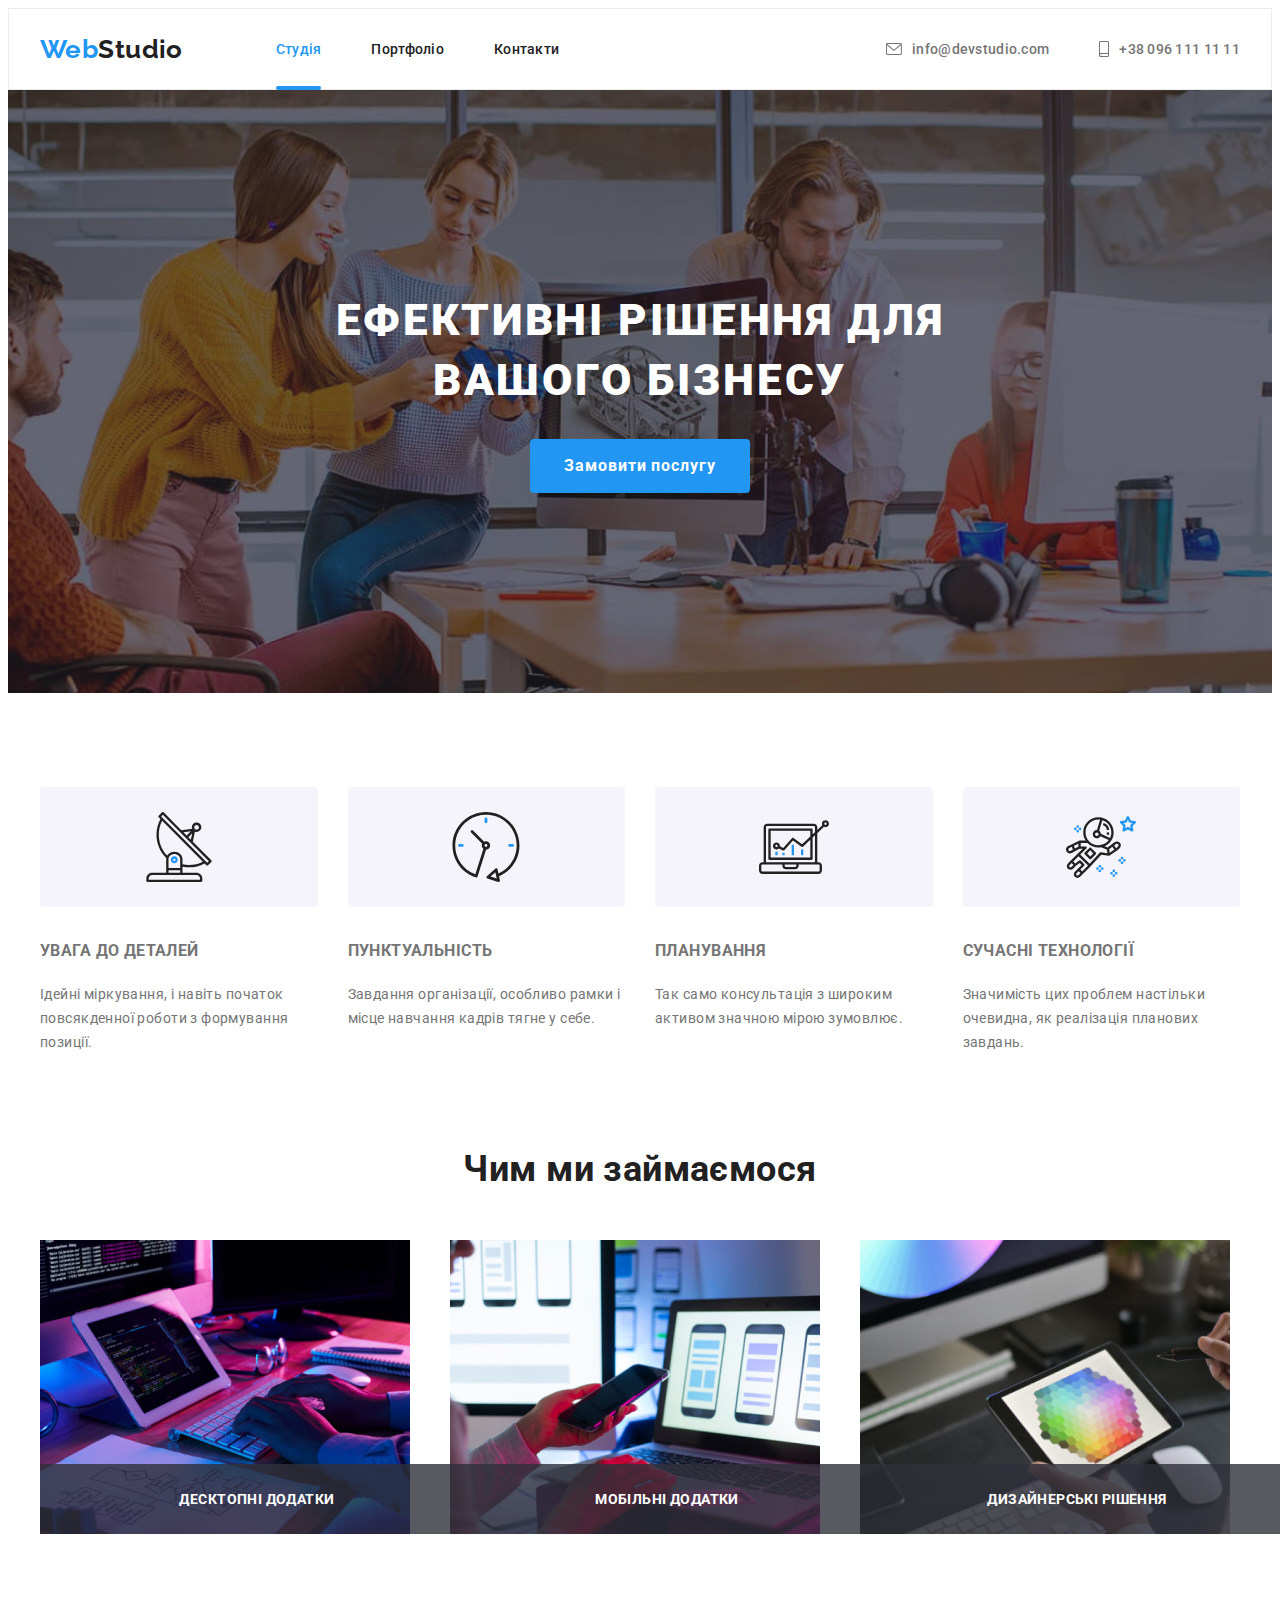
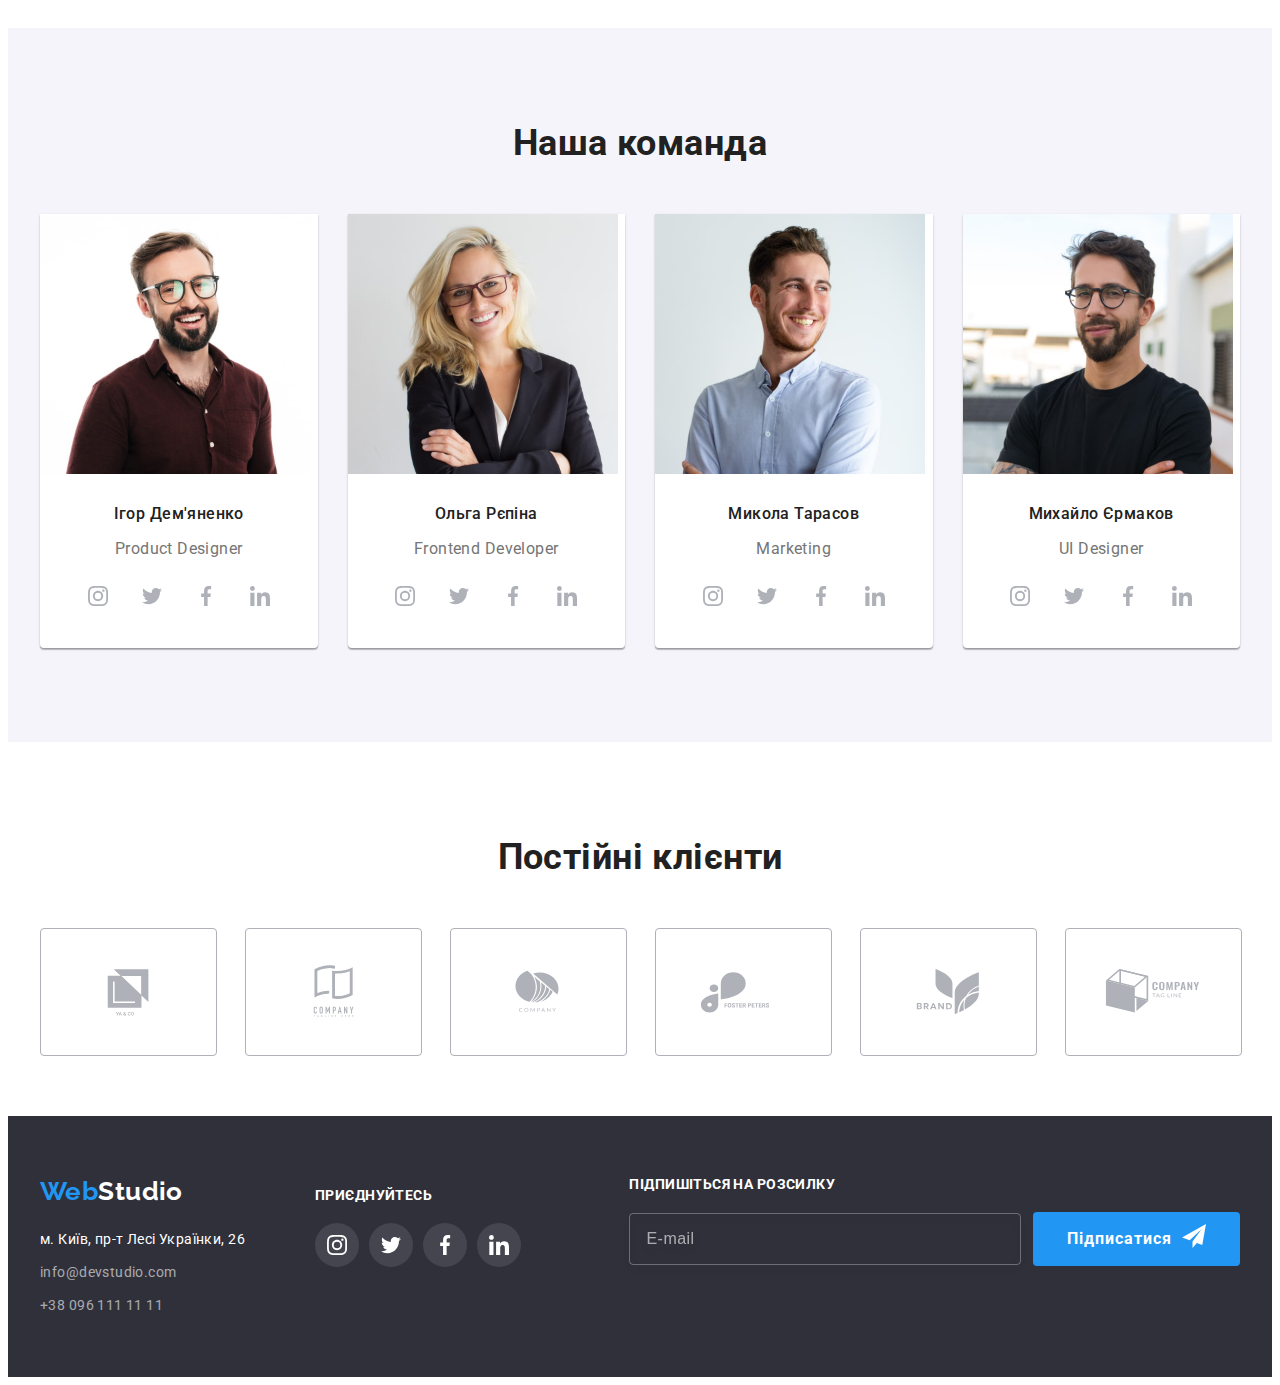
<file: index.html>
<!DOCTYPE html>
<html lang="uk">
<head>
    <meta charset="UTF-8">
    <meta http-equiv="X-UA-Compatible" content="IE=edge">
    <meta name="viewport" content="width=device-width, initial-scale=1.0">
    <link rel="preconnect" href="https://fonts.googleapis.com">
    <link rel="preconnect" href="https://fonts.gstatic.com" crossorigin>
    <link href="https://fonts.googleapis.com/css2?family=Raleway:wght@700&family=Roboto:wght@400;500;700;900&display=swap" rel="stylesheet">
    <title>Головна</title>
    <link
        rel="stylesheet"
        href="https://cdnjs.cloudflare.com/ajax/libs/modern-normalize/1.1.0/modern-normalize.min.css"
        integrity="sha512-wpPYUAdjBVSE4KJnH1VR1HeZfpl1ub8YT/NKx4PuQ5NmX2tKuGu6U/JRp5y+Y8XG2tV+wKQpNHVUX03MfMFn9Q=="
        crossorigin="anonymous"
        referrerpolicy="no-referrer"
    />
    
    <link rel="stylesheet" href="./css/main.min.css">
    
</head>
<body class="body">
    <header class="header">
        <div class="container header-band">
            <div class="header-logo">
                <a href="./index.html" lang="en" class="logo__link">Web<span class="logo__header">Studio</span>
                </a>
            </div>
            
            <nav class="navigation">
                <ul class="menu">
                    <li class="menu__item"><a href="./index.html" class="menu__link menu__link--this">Студія</a></li>
                    <li class="menu__item"><a href="./portfolio.html" class="menu__link">Портфоліо</a></li>
                    <li class="menu__item"><a href="" class="menu__link">Контакти</a></li>
                </ul> 
            </nav>
            <ul class="contact-header">
                <li class="contact-header__item"><a href="mailto:info@devstudio.com" class="contact-header__link"><svg class="contact-header__icon" width="16px" height="12px">
                    <use href="./image/symbol-defs.svg#icon-envelope"></use>
                    </svg>info@devstudio.com</a></li>
                <li class="contact-header__item"><a href="tel:+380961111111" class="contact-header__link"><svg class="contact-header__icon" width="10px" height="16px">
                    <use href="./image/symbol-defs.svg#icon-smartphone"></use>
                    </svg>+38 096 111 11 11</a></li>
            </ul>
        </div>
    </header>
    <main>
        <section class="hero">
            <div class="overlay">
                <div class="container">
                    <h1 class="hero__title">Ефективні рішення для <br> вашого бізнесу</h1>
                    <button type="button" class="hero__button btn" data-modal-open>Замовити послугу</button>
                </div>
            </div>
            
        </section>
        <section class="section benefits">
            <div class="container">
                <h2 class="visually-hidden">Переваги</h2>
                <ul class="benefits-gallery">
                    <li class="benefits-gallery__item antenna"><h3 class="benefits-uptitle__title">УВАГА ДО ДЕТАЛЕЙ</h3> <p>Ідейні міркування, і навіть початок повсякденної роботи з формування позиції.</p></li>
                    <li class="benefits-gallery__item clock"><h3 class="benefits-uptitle__title">ПУНКТУАЛЬНІСТЬ</h3> <p>Завдання організації, особливо рамки і місце навчання кадрів тягне у себе.</p></li>
                    <li class="benefits-gallery__item diagram"><h3 class="benefits-uptitle__title">ПЛАНУВАННЯ</h3> <p>Так само консультація з широким активом значною мірою зумовлює.</p></li>
                    <li class="benefits-gallery__item astronaut"><h3 class="benefits-uptitle__title">СУЧАСНІ ТЕХНОЛОГІЇ</h3> <p>Значимість цих проблем настільки очевидна, як реалізація планових завдань.</p></li>
                </ul> 
            </div>
        
        </section>
        <section class="section work">
            <div class="container">
                <h2 class="title">Чим ми займаємося</h2>
                <ul class="work-gallery">
                    <li class="work-gallery__item"><img src="./image/komputer.jpg" alt="працює на комп'ютері" width="370"><h3 class="work-gallery__text">Десктопні додатки</h3></li>
                    <li class="work-gallery__item"><img src="./image/laptop.jpg" alt="працює на ноутбуці" width="370"><h3 class="work-gallery__text">Мобільні додатки</h3></li>
                    <li class="work-gallery__item"><img src="./image/tablet.jpg" alt="працює на планшеті" width="370"><h3 class="work-gallery__text">Дизайнерські рішення</h3></li>
                </ul>
            </div>
            
        </section>
        <section class="section team">
            <div class="container">
                <h2 class="title">Наша команда</h2>
                <ul class="team-gallery">
                    <li class="team-gallery__card"><img src="./image/team-card-1.jpg" alt="Ігор Дем'яненко" width="270"><div class="team-gallery__uptitle"><h3 class="team-gallery__name">Ігор Дем'яненко</h3><p class="team-gallery__category">Product Designer</p>
                        <ul class="team-network">
                            <li class="team-network__item">
                                <a class="team-network__link" href="https://www.instagram.com">
                                <svg class="team-network__icon" width="20px" height="20px">
                                <use href="./image/symbol-defs.svg#icon-instagram"></use>
                                </svg>
                            </a></li>
                            <li class="team-network__item">
                                <a class="team-network__link" href="https://twitter.com">
                                <svg class="team-network__icon" width="20px" height="20px">
                                <use href="./image/symbol-defs.svg#icon-twitter"></use>
                                </svg>
                            </a></li>
                            <li class="team-network__item">
                                <a class="team-network__link" href="https://www.facebook.com">
                                <svg class="team-network__icon" width="20px" height="20px">
                                <use href="./image/symbol-defs.svg#icon-facebook"></use>
                                </svg>
                            </a></li>
                            <li class="team-network__item">
                                <a class="team-network__link" href="https://www.linkedin.com">
                                <svg class="team-network__icon" width="20px" height="20px">
                                <use href="./image/symbol-defs.svg#icon-linkedin"></use>
                                </svg>
                            </a></li>    
                        </ul></div></li>
                    <li class="team-gallery__card"><img src="./image/team-card-2.jpg" alt="Ольга Рєпіна" width="270"><div class="team-gallery__uptitle"><h3 class="team-gallery__name">Ольга Рєпіна</h3><p class="team-gallery__category">Frontend Developer</p>
                        <ul class="team-network">
                            <li class="team-network__item">
                                <a class="team-network__link" href="https://www.instagram.com">
                                <svg class="team-network__icon" width="20px" height="20px">
                                <use href="./image/symbol-defs.svg#icon-instagram"></use>
                                </svg>
                            </a></li>
                            <li class="team-network__item">
                                <a class="team-network__link" href="https://twitter.com">
                                <svg class="team-network__icon" width="20px" height="20px">
                                <use href="./image/symbol-defs.svg#icon-twitter"></use>
                                </svg>
                            </a></li>
                            <li class="team-network__item">
                                <a class="team-network__link" href="https://www.facebook.com">
                                <svg class="team-network__icon" width="20px" height="20px">
                                <use href="./image/symbol-defs.svg#icon-facebook"></use>
                                </svg>
                            </a></li>
                            <li class="team-network__item">
                                <a class="team-network__link" href="https://www.linkedin.com">
                                <svg class="team-network__icon" width="20px" height="20px">
                                <use href="./image/symbol-defs.svg#icon-linkedin"></use>
                                </svg>
                            </a></li>    
                        </ul></div></li>
                    <li class="team-gallery__card"><img src="./image/team-card-3.jpg" alt="Микола Тарасов" width="270"><div class="team-gallery__uptitle"><h3 class="team-gallery__name">Микола Тарасов</h3><p class="team-gallery__category">Marketing</p>
                        <ul class="team-network">
                            <li class="team-network__item">
                                <a class="team-network__link" href="https://www.instagram.com">
                                <svg class="team-network__icon" width="20px" height="20px">
                                <use href="./image/symbol-defs.svg#icon-instagram"></use>
                                </svg>
                            </a></li>
                            <li class="team-network__item">
                                <a class="team-network__link" href="https://twitter.com">
                                <svg class="team-network__icon" width="20px" height="20px">
                                <use href="./image/symbol-defs.svg#icon-twitter"></use>
                                </svg>
                            </a></li>
                            <li class="team-network__item">
                                <a class="team-network__link" href="https://www.facebook.com">
                                <svg class="team-network__icon" width="20px" height="20px">
                                <use href="./image/symbol-defs.svg#icon-facebook"></use>
                                </svg>
                            </a></li>
                            <li class="team-network__item">
                                <a class="team-network__link" href="https://www.linkedin.com">
                                <svg class="team-network__icon" width="20px" height="20px">
                                <use href="./image/symbol-defs.svg#icon-linkedin"></use>
                                </svg>
                            </a></li>    
                        </ul></div></li>
                    <li class="team-gallery__card"><img src="./image/team-card-4.jpg" alt="Михайло Єрмаков" width="270"><div class="team-gallery__uptitle"><h3 class="team-gallery__name">Михайло Єрмаков</h3><p class="team-gallery__category">UI Designer</p>
                        <ul class="team-network">
                            <li class="team-network__item">
                                <a class="team-network__link" href="https://www.instagram.com">
                                <svg class="team-network__icon" width="20px" height="20px">
                                <use href="./image/symbol-defs.svg#icon-instagram"></use>
                                </svg>
                            </a></li>
                            <li class="team-network__item">
                                <a class="team-network__link" href="https://twitter.com">
                                <svg class="team-network__icon" width="20px" height="20px">
                                <use href="./image/symbol-defs.svg#icon-twitter"></use>
                                </svg>
                            </a></li>
                            <li class="team-network__item">
                                <a class="team-network__link" href="https://www.facebook.com">
                                <svg class="team-network__icon" width="20px" height="20px">
                                <use href="./image/symbol-defs.svg#icon-facebook"></use>
                                </svg>
                            </a></li>
                            <li class="team-network__item">
                                <a class="team-network__link" href="https://www.linkedin.com">
                                <svg class="team-network__icon" width="20px" height="20px">
                                <use href="./image/symbol-defs.svg#icon-linkedin"></use>
                                </svg>
                            </a></li>    
                        </ul></div></li>
                </ul>
            </div>
        </section>
        <section class="section clients">
            <div class="container">
                <h2 class="title">Постійні клієнти</h2>
                <ul class="clients-gallery">
                    <li class="clients-gallery__item">
                        <a class="clients-gallery__link" href="#">
                        <svg class="clients-gallery__icon" width="106px" height="60px">
                        <use href="./image/symbol-defs.svg#icon-logo1"></use>
                        </svg>
                    </a></li>
                    <li class="clients-gallery__item">
                        <a class="clients-gallery__link" href="#">
                        <svg class="clients-gallery__icon" width="106px" height="60px">
                        <use href="./image/symbol-defs.svg#icon-logo2"></use>
                        </svg>
                    </a></li>
                    <li class="clients-gallery__item">
                        <a class="clients-gallery__link" href="#">
                        <svg class="clients-gallery__icon" width="106px" height="60px">
                        <use href="./image/symbol-defs.svg#icon-logo3"></use>
                        </svg>
                    </a></li>
                    <li class="clients-gallery__item">
                        <a class="clients-gallery__link" href="#">
                        <svg class="clients-gallery__icon" width="106px" height="60px">
                        <use href="./image/symbol-defs.svg#icon-logo4"></use>
                        </svg>
                    </a></li>
                    <li class="clients-gallery__item">
                        <a class="clients-gallery__link" href="#">
                        <svg class="clients-gallery__icon" width="106px" height="60px">
                        <use href="./image/symbol-defs.svg#icon-logo5"></use>
                        </svg>
                    </a></li>
                    <li class="clients-gallery__item">
                        <a class="clients-gallery__link" href="#">
                        <svg class="clients-gallery__icon" width="106px" height="60px">
                        <use href="./image/symbol-defs.svg#icon-logo6"></use>
                        </svg>
                    </a></li>
                </ul>
            </div>
        </section>
    </main>
    <footer class="footer">
        <div class="container">
            <div class="footer-band">
                <div class="footer-list">
                    <div>
                        <div class="footer-logo">
                            <a href="./index.html" lang="en" class="logo__link">Web<span class="logo__footer">Studio</span></a>
                        </div>
                        <div class="footer-contact">
                            <address class="footer-contact__adress">м. Київ, пр-т Лесі Українки, 26</address>
                            <ul class="footer-contact__list">
                                <li class="footer-contact__item"><a href="mailto:info@devstudio.com" class="footer-contact__link">info@devstudio.com</a></li>
                                <li class="footer-contact__item"><a href="tel:+380961111111" class="footer-contact__link">+38 096 111 11 11</a> </li>
                            </ul> 
                        </div>
                    </div>
                    <div class="footer-network">
                        <p class="footer-title">приєднуйтесь</p>
                        <ul class="footer-network__list">
                            <li class="footer-network__item">
                                <a class="footer-network__link" href="https://www.instagram.com">
                                <svg class="footer-network__icon" width="20px" height="20px">
                                <use href="./image/symbol-defs.svg#icon-instagram"></use>
                                </svg>
                            </a></li>
                            <li class="footer-network__item">
                                <a class="footer-network__link" href="https://twitter.com">
                                <svg class="footer-network__icon" width="20px" height="20px">
                                <use href="./image/symbol-defs.svg#icon-twitter"></use>
                                </svg>
                            </a></li>
                            <li class="footer-network__item">
                                <a class="footer-network__link" href="https://www.facebook.com">
                                <svg class="footer-network__icon" width="20px" height="20px">
                                <use href="./image/symbol-defs.svg#icon-facebook"></use>
                                </svg>
                            </a></li>
                            <li class="footer-network__item">
                                <a class="footer-network__link" href="https://www.linkedin.com">
                                <svg class="footer-network__icon" width="20px" height="20px">
                                <use href="./image/symbol-defs.svg#icon-linkedin"></use>
                                </svg>
                            </a></li>
                        </ul>     
                    </div>                    
            </div>
            <div class="footer-distribution">
                <p class="footer-title">Підпишіться на розсилку</p>
                <form class="mailing">
                    <label for="mailing" class="mailing__label"></label>
                    <div>
                        <input 
                        type="email"
                        name="mailing" 
                        class="mailing__input" 
                        placeholder="E-mail"
                        id="mailing"
                        required>
                    </div>
                    <button type="submit" class="mailing__button btn">
                    Підписатися
                        <svg class="mailing__icon" width="24px" height="24px">
                            <use href="./image/symbol-defs.svg#icon-send"></use>
                        </svg>
                    </button>
                </form>
            </div>
            </div>
        </div>
    </footer>
    <div class="backdrop is-hidden" data-modal>
        <div class="modal">
            <button type="button" class="modal-close" data-modal-close>
                <svg class="modal-icon" width="11px" height="11px">
                    <use href="./image/symbol-defs.svg#icon-close"></use>
                    </svg>
            </button>
            <p class="modal-title">Залиште свої дані, ми вам передзвонимо</p>
            <form class="modal-form">
                <div class="modal-field">
                    <label for="user-name" class="input-label">Ім'я</label>
                    <div class="input-wrap">
                        <input 
                            minlength="4"
                            type="text" 
                            name="user-name" 
                            class="modal-input" 
                            placeholder=""
                            required
                            id="user-name"
                            pattern="^[а-яА-ЯїЇєЄ'a-zA-Z0-9]+$"
                            >
                        <svg class="input-icon" width="18px" height="18px">
                            <use href="./image/symbol-defs.svg#icon-person"></use>
                        </svg>
                    </div>
                </div>                
                <div class="modal-field">
                    <label for="user-phone" class="input-label">Телефон</label>
                    <div class="input-wrap">
                        <input
                            minlength="13"
                            maxlength="13" 
                            type="tel" 
                            name="user-phone" 
                            class="modal-input" 
                            placeholder=""
                            required
                            id="user-phone"
                            title="+380xxxxxxxxxx"
                            pattern="^((8|\+38)[\- ]?)?(\(?\d{3}\)?[\- ]?)?[\d\- ]{7,10}$"
                        >
                        <svg class="input-icon" width="18px" height="18px">
                            <use href="./image/symbol-defs.svg#icon-phone"></use>
                        </svg>
                    </div>
                </div>                
                <div class="modal-field">
                    <label for="user-mail" class="input-label">Пошта</label>
                    <div class="input-wrap">
                        <input 
                            type="email" 
                            name="user-mail" 
                            class="modal-input" 
                            placeholder=""
                            id="user-mail"
                            required
                        >
                        <svg class="input-icon" width="18px" height="18px">
                            <use href="./image/symbol-defs.svg#icon-mail"></use>
                        </svg>
                    </div>
                </div>
                <div class="modal-field">
                    <label for="user-text" class="input-label">Коментар</label>
                    <textarea 
                    name="user-text" 
                    id="user-text"
                    class="modal-comment"
                    placeholder="Введіть текст"
                    ></textarea>
                </div>
                <div class="modal-contract">
                    <input 
                    type="checkbox" 
                    name="policy" 
                    id="policy" 
                    class="modal-check visually-hidden"
                    required
                    >
                    <label for="policy" class="check-text"><span><svg  width="11px" height="11px">
                            <use href="./image/symbol-defs.svg#icon-check"></use>
                        </svg></span> Погоджуюся з розсилкою та приймаю   <a href="#" class="contract">Умови договору</a></label>
                </div>
                <button type="submit" class="send-button btn">Відправити</button>
            </form>
        </div>
    </div>
    <script src="./js/modal.js"></script>
</body>
</html>
</file>
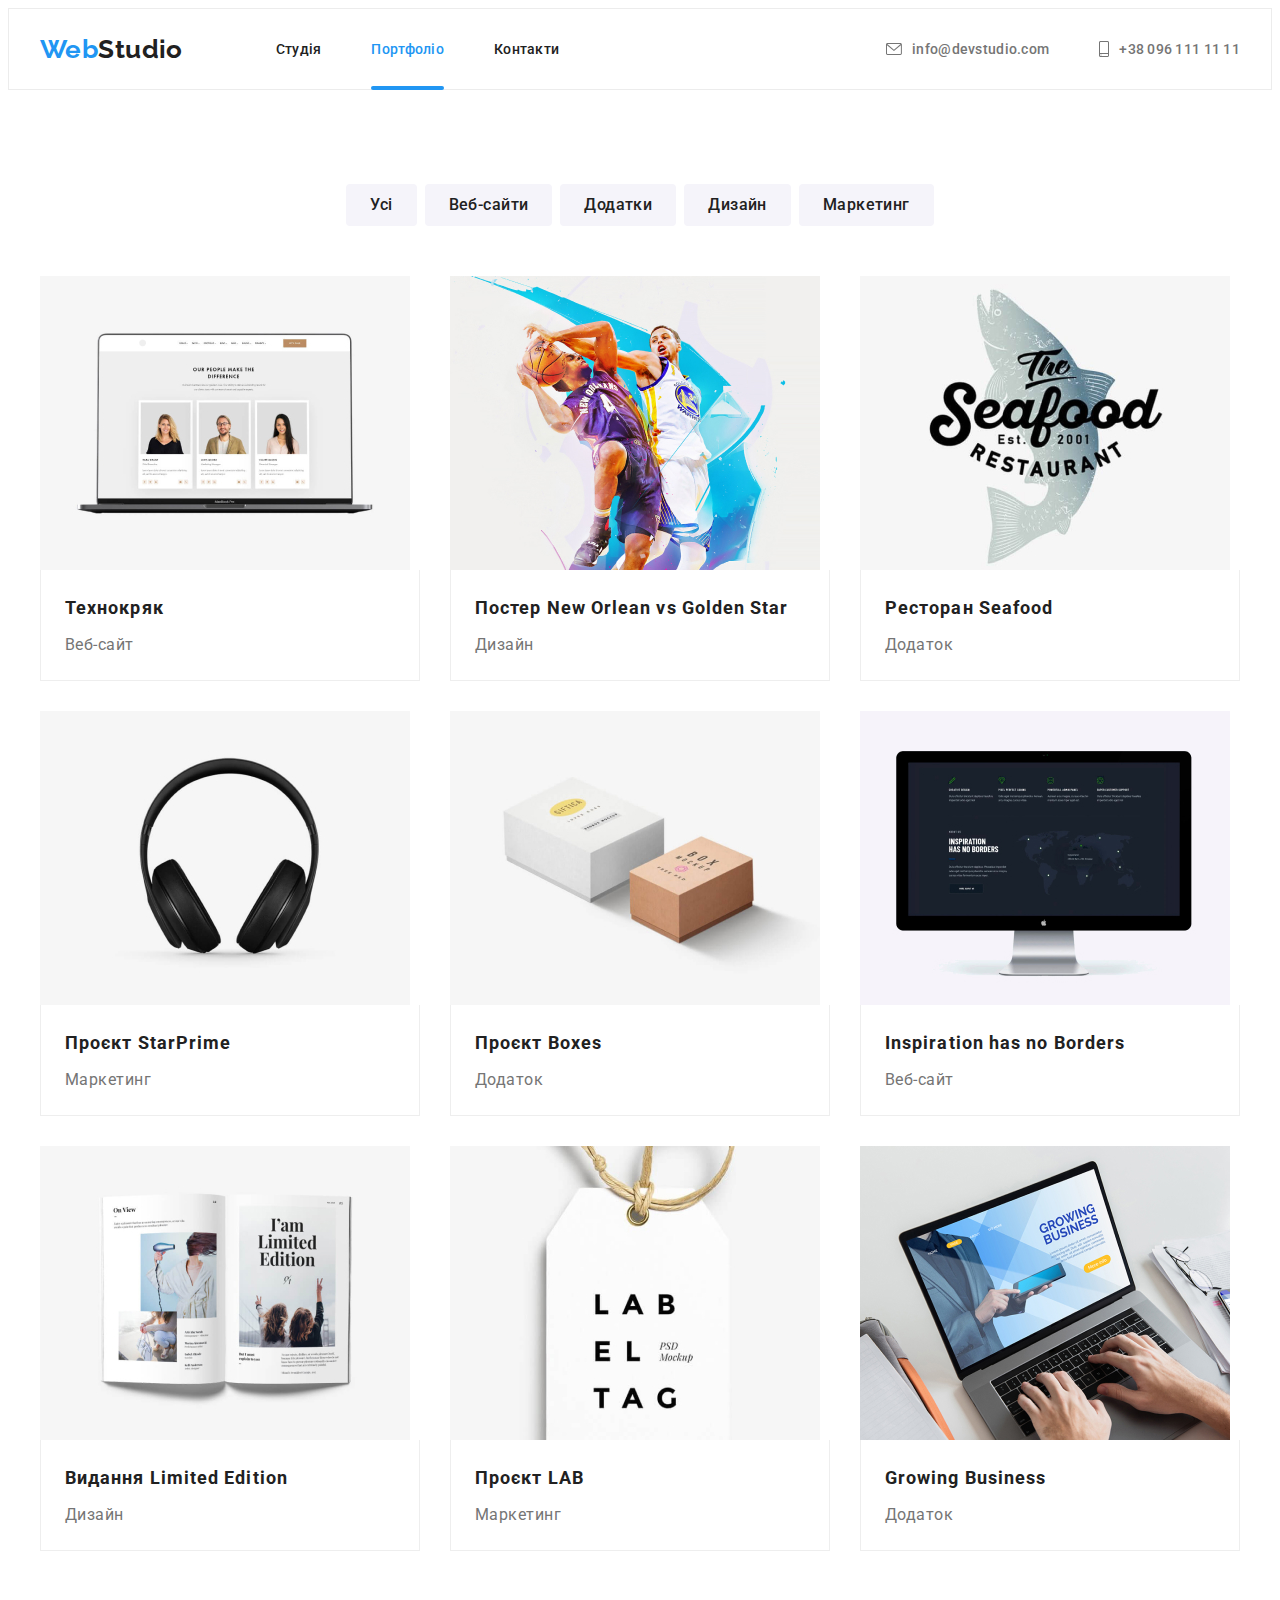
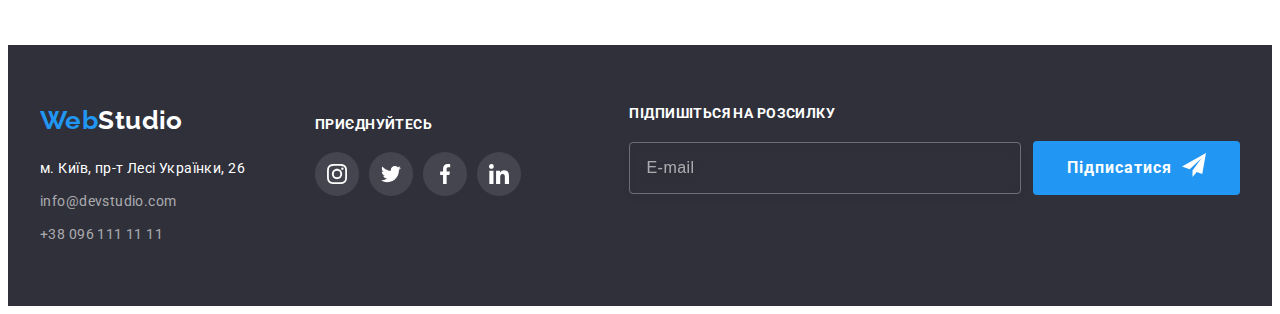
<file: portfolio.html>
<!DOCTYPE html>
<html lang="uk">
    <head>
        <meta charset="UTF-8">
        <meta http-equiv="X-UA-Compatible" content="IE=edge">
        <meta name="viewport" content="width=device-width, initial-scale=1.0">
        <link rel="preconnect" href="https://fonts.googleapis.com">
        <link rel="preconnect" href="https://fonts.gstatic.com" crossorigin>
        <link href="https://fonts.googleapis.com/css2?family=Raleway:wght@700&family=Roboto:wght@400;500;700;900&display=swap" rel="stylesheet">
        <title>Портфоліо</title>
        <link
        rel="stylesheet"
        href="https://cdnjs.cloudflare.com/ajax/libs/modern-normalize/1.1.0/modern-normalize.min.css"
        integrity="sha512-wpPYUAdjBVSE4KJnH1VR1HeZfpl1ub8YT/NKx4PuQ5NmX2tKuGu6U/JRp5y+Y8XG2tV+wKQpNHVUX03MfMFn9Q=="
        crossorigin="anonymous"
        referrerpolicy="no-referrer"
        />
        <link rel="stylesheet" href="./css/main.min.css">
    </head>
    <body class="body">
        <header class="header">
            <div class="container header-band">
                <div class="header-logo">
                    <a href="./index.html" lang="en" class="logo__link">Web<span class="logo__header">Studio</span>
                    </a>
                </div>
                
                <nav class="navigation">
                    <ul class="menu">
                        <li class="menu__item"><a href="./index.html" class="menu__link">Студія</a></li>
                        <li class="menu__item"><a href="./portfolio.html" class="menu__link menu__link--this">Портфоліо</a></li>
                        <li class="menu__item"><a href="" class="menu__link">Контакти</a></li>
                    </ul> 
                </nav>
                <ul class="contact-header">
                    <li class="contact-header__item"><a href="mailto:info@devstudio.com" class="contact-header__link"><svg class="contact-header__icon" width="16px" height="12px">
                        <use href="./image/symbol-defs.svg#icon-envelope"></use>
                        </svg>info@devstudio.com</a></li>
                    <li class="contact-header__item"><a href="tel:+380961111111" class="contact-header__link"><svg class="contact-header__icon" width="10px" height="16px">
                        <use href="./image/symbol-defs.svg#icon-smartphone"></use>
                        </svg>+38 096 111 11 11</a></li>
                </ul>
            </div>
        </header>
    <main>
        <section class="section">
            <div class="container portfolio-container">
                <h1 class="visually-hidden">Портфоліо</h1>
                <ul class="filter">
                    <li class="filter__item"><button type="button" class="filter__button">Усі</button></li>
                    <li class="filter__item"><button type="button" class="filter__button">Веб-сайти</button></li>
                    <li class="filter__item"><button type="button" class="filter__button">Додатки</button></li>
                    <li class="filter__item"><button type="button" class="filter__button">Дизайн</button></li>
                    <li class="filter__item"><button type="button" class="filter__button">Маркетинг</button></li>
                </ul>
                <ul class="project">
                    <li class="project__item">
                    <a class="project__link" href="#">
                        <div class="project__wrap">
                            <img src="./image/img-1.jpg" alt="фотографії людей" width="370"> 
                            <p class="project__text">
                                Lorem ipsum dolor sit amet consectetur adipisicing elit.
                                Mollitia laboriosam tempore doloremque explicabo nemo possimus
                                minima molestiae facilis voluptatem recusandae ad aperiam
                                voluptates ducimus eos quis aspernatur ut, eveniet libero voluptate.
                                Repudiandae cum quia magnam laboriosam quasi sapiente,
                                ipsa illo quaerat culpa sunt sit, enim nemo. Dolor magni neque porro!
                            </p>
                        </div>
                        <div class="project__box">
                            <h2 class="prodject__title">Технокряк</h2>
                            <p class="prodject__category">Веб-сайт</p>
                        </div>
                    </a>
                    </li>
                    <li class="project__item">
                    <a class="project__link" href="#">
                        <div class="project__wrap">
                            <img src="./image/img-2.jpg" alt="грають в баскетбол" width="370">
                            <p class="project__text">
                                Lorem ipsum dolor sit amet consectetur adipisicing elit.
                                Mollitia laboriosam tempore doloremque explicabo nemo possimus
                                minima molestiae facilis voluptatem recusandae ad aperiam
                                voluptates ducimus eos quis aspernatur ut, eveniet libero voluptate.
                                Repudiandae cum quia magnam laboriosam quasi sapiente,
                                ipsa illo quaerat culpa sunt sit, enim nemo. Dolor magni neque porro!
                            </p>
                        </div>
                        <div class="project__box">
                            <h2 class="prodject__title">Постер <span lang="en">New Orlean vs Golden Star</span> </h2>
                            <p class="prodject__category">Дизайн</p>
                        </div>
                    </a></li>
                    <li class="project__item">
                    <a class="project__link" href="#">
                        <div class="project__wrap">
                            <img src="./image/img-3.jpg" alt="рибний ресторан" width="370">
                            <p class="project__text">
                                Lorem ipsum dolor sit amet consectetur adipisicing elit.
                                Mollitia laboriosam tempore doloremque explicabo nemo possimus
                                minima molestiae facilis voluptatem recusandae ad aperiam
                                voluptates ducimus eos quis aspernatur ut, eveniet libero voluptate.
                                Repudiandae cum quia magnam laboriosam quasi sapiente,
                                ipsa illo quaerat culpa sunt sit, enim nemo. Dolor magni neque porro!
                            </p>
                        </div>
                        <div class="project__box">
                            <h2 class="prodject__title">Ресторан <span lang="en">Seafood</span></h2>
                            <p class="prodject__category">Додаток</p>
                        </div>
                    </a>
                    </li>
                    <li class="project__item">
                    <a class="project__link" href="#">
                        <div class="project__wrap">
                            <img src="./image/img-4.jpg" alt="навушники" width="370">
                            <p class="project__text">
                                Lorem ipsum dolor sit amet consectetur adipisicing elit.
                                Mollitia laboriosam tempore doloremque explicabo nemo possimus
                                minima molestiae facilis voluptatem recusandae ad aperiam
                                voluptates ducimus eos quis aspernatur ut, eveniet libero voluptate.
                                Repudiandae cum quia magnam laboriosam quasi sapiente,
                                ipsa illo quaerat culpa sunt sit, enim nemo. Dolor magni neque porro!
                            </p>
                        </div>
                    <div class="project__box">
                        <h2 class="prodject__title">Проєкт <span lang="en">StarPrime</span></h2>
                        <p class="prodject__category">Маркетинг</p>
                    </div>
                    </a>
                    </li>
                    <li class="project__item">
                    <a class="project__link" href="#">
                        <div class="project__wrap">
                            <img src="./image/img-5.jpg" alt="упаковка" width="370">
                            <p class="project__text">
                                Lorem ipsum dolor sit amet consectetur adipisicing elit.
                                Mollitia laboriosam tempore doloremque explicabo nemo possimus
                                minima molestiae facilis voluptatem recusandae ad aperiam
                                voluptates ducimus eos quis aspernatur ut, eveniet libero voluptate.
                                Repudiandae cum quia magnam laboriosam quasi sapiente,
                                ipsa illo quaerat culpa sunt sit, enim nemo. Dolor magni neque porro!
                            </p>
                        </div>
                    <div class="project__box">
                        <h2 class="prodject__title">Проєкт <span lang="en">Boxes</span></h2>
                        <p class="prodject__category">Додаток</p>
                    </div>
                    </a>
                    </li>
                    <li class="project__item">
                    <a class="project__link" href="#">
                        <div class="project__wrap">
                            <img src="./image/img-6.jpg" alt="монітор" width="370">
                            <p class="project__text">
                                Lorem ipsum dolor sit amet consectetur adipisicing elit.
                                Mollitia laboriosam tempore doloremque explicabo nemo possimus
                                minima molestiae facilis voluptatem recusandae ad aperiam
                                voluptates ducimus eos quis aspernatur ut, eveniet libero voluptate.
                                Repudiandae cum quia magnam laboriosam quasi sapiente,
                                ipsa illo quaerat culpa sunt sit, enim nemo. Dolor magni neque porro!
                            </p>
                        </div>
                    <div class="project__box">
                        <h2 lang="en" class="prodject__title">Inspiration has no Borders</h2>
                        <p class="prodject__category">Веб-сайт</p>
                    </div>
                    </a>
                    </li>
                    <li class="project__item">
                    <a class="project__link" href="#">
                        <div class="project__wrap">
                            <img src="./image/img-7.jpg" alt="журнал" width="370">
                            <p class="project__text">
                                Lorem ipsum dolor sit amet consectetur adipisicing elit.
                                Mollitia laboriosam tempore doloremque explicabo nemo possimus
                                minima molestiae facilis voluptatem recusandae ad aperiam
                                voluptates ducimus eos quis aspernatur ut, eveniet libero voluptate.
                                Repudiandae cum quia magnam laboriosam quasi sapiente,
                                ipsa illo quaerat culpa sunt sit, enim nemo. Dolor magni neque porro!
                            </p>
                        </div>
                    <div class="project__box">
                        <h2 class="prodject__title">Видання <span lang="en">Limited Edition</span></h2>
                        <p class="prodject__category">Дизайн</p>
                    </div>
                    </a>
                    </li>
                    <li class="project__item">
                    <a class="project__link" href="#">
                        <div class="project__wrap">
                            <img src="./image/img-8.jpg" alt="ярлик" width="370">
                            <p class="project__text">
                                Lorem ipsum dolor sit amet consectetur adipisicing elit.
                                Mollitia laboriosam tempore doloremque explicabo nemo possimus
                                minima molestiae facilis voluptatem recusandae ad aperiam
                                voluptates ducimus eos quis aspernatur ut, eveniet libero voluptate.
                                Repudiandae cum quia magnam laboriosam quasi sapiente,
                                ipsa illo quaerat culpa sunt sit, enim nemo. Dolor magni neque porro!
                            </p>
                        </div>
                    <div class="project__box">
                        <h2 class="prodject__title">Проєкт <span lang="en">LAB</span></h2>
                        <p class="prodject__category">Маркетинг</p>
                    </div>
                    </a>
                    </li>
                    <li class="project__item">
                    <a class="project__link" href="#">
                        <div class="project__wrap">
                            <img src="./image/img-9.jpg" alt="сторінка на екрані ноутбука" width="370">
                            <p class="project__text">
                                Lorem ipsum dolor sit amet consectetur adipisicing elit.
                                Mollitia laboriosam tempore doloremque explicabo nemo possimus
                                minima molestiae facilis voluptatem recusandae ad aperiam
                                voluptates ducimus eos quis aspernatur ut, eveniet libero voluptate.
                                Repudiandae cum quia magnam laboriosam quasi sapiente,
                                ipsa illo quaerat culpa sunt sit, enim nemo. Dolor magni neque porro!
                            </p>
                        </div>
                    <div class="project__box">
                        <h2 lang="en" class="prodject__title">Growing Business</h2>
                        <p class="prodject__category">Додаток</p>
                    </div>
                    </a>
                    </li>
                </ul>
            </div>
        </section>        
    </main>
    <footer class="footer">
        <div class="container">
            <div class="footer-band">
                <div class="footer-list">
                    <div>
                        <div class="footer-logo">
                            <a href="./index.html" lang="en" class="logo__link">Web<span class="logo__footer">Studio</span></a>
                        </div>
                        <div class="footer-contact">
                            <address class="footer-contact__adress">м. Київ, пр-т Лесі Українки, 26</address>
                            <ul class="footer-contact__list">
                                <li class="footer-contact__item"><a href="mailto:info@devstudio.com" class="footer-contact__link">info@devstudio.com</a></li>
                                <li class="footer-contact__item"><a href="tel:+380961111111" class="footer-contact__link">+38 096 111 11 11</a> </li>
                            </ul> 
                        </div>
                    </div>
                    <div class="footer-network">
                        <p class="footer-title">приєднуйтесь</p>
                        <ul class="footer-network__list">
                            <li class="footer-network__item">
                                <a class="footer-network__link" href="https://www.instagram.com">
                                <svg class="footer-network__icon" width="20px" height="20px">
                                <use href="./image/symbol-defs.svg#icon-instagram"></use>
                                </svg>
                            </a></li>
                            <li class="footer-network__item">
                                <a class="footer-network__link" href="https://twitter.com">
                                <svg class="footer-network__icon" width="20px" height="20px">
                                <use href="./image/symbol-defs.svg#icon-twitter"></use>
                                </svg>
                            </a></li>
                            <li class="footer-network__item">
                                <a class="footer-network__link" href="https://www.facebook.com">
                                <svg class="footer-network__icon" width="20px" height="20px">
                                <use href="./image/symbol-defs.svg#icon-facebook"></use>
                                </svg>
                            </a></li>
                            <li class="footer-network__item">
                                <a class="footer-network__link" href="https://www.linkedin.com">
                                <svg class="footer-network__icon" width="20px" height="20px">
                                <use href="./image/symbol-defs.svg#icon-linkedin"></use>
                                </svg>
                            </a></li>
                        </ul>     
                    </div>                    
            </div>
            <div class="footer-distribution">
                <p class="footer-title">Підпишіться на розсилку</p>
                <form class="mailing">
                    <label for="mailing" class="mailing__label"></label>
                    <div>
                        <input 
                        type="email"
                        name="mailing" 
                        class="mailing__input" 
                        placeholder="E-mail"
                        id="mailing"
                        required>
                    </div>
                    <button type="submit" class="mailing__button btn">
                    Підписатися
                        <svg class="mailing__icon" width="24px" height="24px">
                            <use href="./image/symbol-defs.svg#icon-send"></use>
                        </svg>
                    </button>
                </form>
            </div>
            </div>
        </div>
    </footer>
    <script src="./js/modal.js"></script> 
    
    


</body>
</html>
</file>
<file: css/main.min.css>
body{background:var(--primary-color);font-family:"Roboto",sans-serif;font-style:normal;font-weight:400;font-size:14px;letter-spacing:.03em;color:var(--text-color)}ul{list-style:none;padding-left:0;margin:0}h1,h2,h3,h4,h5,h6,p{margin-top:0;Padding:0}a{text-decoration:none;color:inherit}p{margin-bottom:0px}img{display:block;max-width:100%;height:auto}:root{--text-color: #757575;--title-color: #212121;--primary-color: #FFFFFF;--next-text-color: rgba(255, 255, 255, 0.6);--accent-color: #2196F3;--second-color: #2F303A;--secondary-button-color: #F5F4FA;--icon-color: #AFB1B8;--icon-background: rgb(255, 255, 255, 0.1);--accent-background-project: rgba(33, 150, 243, 0.9);--overlay: rgba(0, 0, 0, 0.2)}.visually-hidden{position:absolute;width:1px;height:1px;margin:-1px;padding:0;overflow:hidden;border:0;clip:rect(0 0 0 0)}.logo__link{font-family:"Raleway",sans-serif;font-weight:700;font-size:26px;line-height:1.1923076923;color:var(--accent-color)}.logo__header{color:var(--title-color)}.logo__footer{color:var(--primary-color)}.container{width:1200px;padding-left:15px;padding-right:15px;margin:0 auto}.section{padding-top:94px;padding-bottom:94px}.btn{padding:10px 32px;font-family:"Roboto",sans-serif;font-weight:700;font-size:16px;line-height:1.875;text-align:center;letter-spacing:.06em;border-color:rgba(0,0,0,0);cursor:pointer;background:var(--accent-color);color:var(--primary-color);border-radius:4px;transition:background 250ms cubic-bezier(0.4, 0, 0.2, 1)}.btn:hover,.btn:focus{background:#188ce8}.header{border:1px solid #ececec}.header-band{display:flex;align-items:center}.header-logo{display:block;margin-right:93px}.menu__item{margin-right:50px;display:block}.menu__item:last-child{margin-right:0px}.menu{display:flex;font-weight:500;line-height:1.1428571429;letter-spacing:.02em;color:var(--title-color);transition:color 250ms cubic-bezier(0.4, 0, 0.2, 1)}.contact-header__item{margin-right:50px;display:block}.contact-header__item:last-child{margin-right:0px}.navigation{margin-right:auto}.contact-header{display:flex;font-style:inherit;font-weight:500;line-height:1.1428571429;letter-spacing:.02em;transition:color 250ms cubic-bezier(0.4, 0, 0.2, 1);color:var(--text-color)}.menu__link{position:relative;display:flex;gap:10px;align-items:center;padding-top:32px;padding-bottom:32px;transition:color 250ms cubic-bezier(0.4, 0, 0.2, 1)}.menu .menu__link:hover,.menu .menu__link:focus{color:var(--accent-color)}.contact-header .menu__link:hover,.contact-header .menu__link:focus{color:var(--accent-color)}.menu__link--this{color:var(--accent-color)}.menu__link--this::before{position:absolute;content:"";width:100%;height:4px;border-radius:2px;background-color:var(--accent-color);bottom:-1px}.contact-header__link{position:relative;display:flex;gap:10px;align-items:center;padding-top:32px;padding-bottom:32px;transition:color 250ms cubic-bezier(0.4, 0, 0.2, 1)}.contact-header .contact-header__link:hover,.contact-header .contact-header__link:focus{color:var(--accent-color)}.contact-header__icon{fill:currentColor}.hero{background-image:linear-gradient(rgba(47, 48, 58, 0.4), rgba(47, 48, 58, 0.4)),url(../image/img-hero.jpg);text-align:center;max-width:1600px;margin-left:auto;margin-right:auto;padding-top:200px;padding-bottom:200px;background-position:center;background-size:cover}.hero__title{color:var(--primary-color);font-weight:900;font-size:44px;line-height:1.3636363636;letter-spacing:.06em;text-transform:uppercase}.hero__button{display:inline-block}.benefits{line-height:1.7142857143}.benefits-gallery__title{color:var(--title-color);font-weight:700;line-height:1.1428571429;font-size:inherit;text-transform:uppercase}.benefits-gallery{display:flex;gap:30px}.benefits-gallery__item{display:block;width:calc((100% - 90px)/4)}.benefits-gallery__item::before{content:"";display:block;margin-bottom:30px;background:#f5f4fa;border-radius:4px;background-size:70px 70px;height:120px;background-repeat:no-repeat;background-position:center}.antenna::before{background-image:url(../image/antenna-1.svg)}.astronaut::before{background-image:url(../image/astronaut-1.svg)}.clock::before{background-image:url(../image/clock-1.svg)}.diagram::before{background-image:url(../image/diagram-1.svg)}.title{margin-bottom:50px;font-weight:700;font-size:36px;line-height:1.1666666667;text-align:center;color:var(--title-color)}.work-gallery{display:flex;gap:30px}.work-gallery__item{width:calc((100% - 60px)/3);position:relative}.section.work{padding-top:0}.work-gallery__text{position:absolute;bottom:0;left:0;background-color:rgba(47,48,58,.8);color:var(--primary-color);font-weight:700;font-size:14px;text-align:center;line-height:1.1428571429;padding:27px;width:100%;text-transform:uppercase;margin-bottom:0}.section.team{background-color:#f5f4fa}.team-gallery{display:flex;gap:30px}.team-gallery__card{display:block;line-height:1.1875;text-align:center;width:calc((100% - 90px)/4);background-color:var(--primary-color);box-shadow:0px 1px 3px rgba(0,0,0,.12),0px 1px 1px rgba(0,0,0,.14),0px 2px 1px rgba(0,0,0,.2);border-radius:0px 0px 4px 4px}.team-gallery__uptitle{padding:30px}.team-gallery__name{margin-bottom:10px;font-size:16px;font-weight:500;color:var(--title-color)}.team-gallery__category{font-size:16px;margin:16px}.team-network{display:flex;justify-content:center;gap:10px}.team-network__item{width:44px;height:44px}.team-network__link{width:100%;height:100%;border-radius:50%;display:flex;align-items:center;justify-content:center;transition:background-color 250ms cubic-bezier(0.4, 0, 0.2, 1)}.team-network__link:hover,.team-network__link:focus{background-color:var(--accent-color)}.team-network__icon{fill:var(--icon-color);transition:fill 250ms cubic-bezier(0.4, 0, 0.2, 1)}.team-network__link:hover .team-network__icon,.team-network__link:focus .team-network__icon{fill:var(--primary-color)}.clients-gallery{display:flex;justify-content:center;gap:30px}.clients-gallery__item{width:calc((100% - 150px)/6)}.clients-gallery__link{width:100%;height:100%;border:1px solid var(--icon-color);border-radius:4px;display:flex;align-items:center;justify-content:center;padding-top:16px;padding-bottom:16px;transition:border-color 250ms cubic-bezier(0.4, 0, 0.2, 1)}.clients-gallery__link:hover,.clients-gallery__link:focus{border-color:var(--accent-color)}.clients-gallery__icon{fill:var(--icon-color);transition:fill 250ms cubic-bezier(0.4, 0, 0.2, 1)}.clients-gallery__link:hover .clients-gallery__icon,.clients-gallery__link:focus .clients-gallery__icon{fill:var(--accent-color)}.filter{display:flex;align-content:center;justify-content:center;margin-bottom:50px}.filter__item{margin-right:8px}.filter__item:last-child{margin-right:0px}.filter__button{padding:6px 22px;font-family:"Roboto",sans-serif;font-weight:500;font-size:16px;line-height:1.625;letter-spacing:inherit;text-align:center;display:inline-block;border-color:rgba(0,0,0,0);border-radius:4px;cursor:pointer;background:var(--secondary-button-color);color:var(--title-color);transition:box-shadow 250ms cubic-bezier(0.4, 0, 0.2, 1),background-color 250ms cubic-bezier(0.4, 0, 0.2, 1),color 250ms cubic-bezier(0.4, 0, 0.2, 1)}.filter__button:hover,.filter__button:focus{background-color:var(--accent-color);color:var(--primary-color);box-shadow:0px 3px 1px rgba(0,0,0,.1),0px 1px 2px rgba(0,0,0,.08),0px 2px 2px rgba(0,0,0,.12)}.project{display:flex;flex-wrap:wrap;justify-content:center}.prodject__title{display:block;margin-bottom:4px;font-weight:700;font-size:18px;line-height:2;letter-spacing:.06em;color:var(--title-color)}.project__item{display:block;width:calc((100% - 60px)/3);margin-right:30px;margin-bottom:30px;transition:transform 250ms cubic-bezier(0.4, 0, 0.2, 1)}.project__item:nth-child(3n){margin-right:0px}.project__item:nth-last-child(-n+3){margin-bottom:0px}.project__wrap{position:relative;overflow:hidden}.project__text{position:absolute;top:0;background-color:var(--accent-background-project);color:var(--primary-color);font-weight:400;font-size:18px;line-height:1.5555555556;letter-spacing:.03em;padding:63px 24px;height:100%;transform:translateY(100%);transition:transform 300ms linear;overflow:auto}.project__link:hover .project__text,.project__link:focus .project__text{transform:translateY(0)}.project__link{display:block;transition:box-shadow 250ms cubic-bezier(0.4, 0, 0.2, 1)}.project__link:hover,.project__link:focus{box-shadow:0px 1px 1px rgba(0,0,0,.12),0px 4px 4px rgba(0,0,0,.06),1px 4px 6px rgba(0,0,0,.16)}.project__box{padding:20px 24px;border-left:1px solid #eee;border-bottom:1px solid #eee;border-right:1px solid #eee}.prodject__category{display:block;font-size:16px;line-height:1.875;letter-spacing:.03em}.footer{background:var(--second-color);padding-top:60px;padding-bottom:60px;display:flex}.footer-band{display:flex;justify-content:space-between}.footer-list{display:flex;align-items:baseline;margin-right:auto}.footer-logo{margin-bottom:20px}.footer-contact__adress{font-family:"Roboto",sans-serif;font-style:normal;line-height:1.7142857143;color:var(--primary-color)}.footer-contact__link{color:var(--next-text-color);line-height:1.7142857143;position:relative;display:flex;gap:10px;align-items:center;transition:color 250ms cubic-bezier(0.4, 0, 0.2, 1)}.footer-contact__link:hover,.footer-contact__link:focus{color:var(--accent-color)}.footer-contact__item{margin-top:9px}.footer-network{margin-left:70px;justify-content:center}.footer-title{color:var(--primary-color);font-weight:700;line-height:1.1428571429;font-size:inherit;text-transform:uppercase}.footer-network__list{display:flex;justify-content:left;gap:10px;margin-top:20px}.footer-network__item{width:44px;height:44px}.footer-network__link{width:100%;height:100%;background-color:var(--icon-background);border-radius:50%;display:flex;align-items:center;justify-content:center;transition:background-color 250ms cubic-bezier(0.4, 0, 0.2, 1)}.footer-network__link:hover,.footer-network__link:focus{background-color:var(--accent-color)}.footer-network__icon{fill:var(--primary-color);transition:fill 250ms cubic-bezier(0.4, 0, 0.2, 1)}.mailing{right:0;display:flex;width:100%;align-items:center;margin-top:20px}.mailing__input{width:358px;background-color:rgba(0,0,0,0);border:1px solid rgba(255,255,255,.3);filter:drop-shadow(0px 4px 4px rgba(0, 0, 0, 0.15));border-radius:4px;padding:15px 16px;outline:rgba(0,0,0,0);font-weight:700;font-size:16px;line-height:1.25;letter-spacing:.03em;color:var(--accent-color);transition:border-color 250ms cubic-bezier(0.4, 0, 0.2, 1)}.mailing__input::-moz-placeholder{font-weight:400;font-size:16px;line-height:1.25;display:flex;align-items:center;letter-spacing:.03em;color:rgba(255,255,255,.6)}.mailing__input:-ms-input-placeholder{font-weight:400;font-size:16px;line-height:1.25;display:flex;align-items:center;letter-spacing:.03em;color:rgba(255,255,255,.6)}.mailing__input::placeholder{font-weight:400;font-size:16px;line-height:1.25;display:flex;align-items:center;letter-spacing:.03em;color:rgba(255,255,255,.6)}.mailing__input:hover,.mailing__input:focus{border-color:var(--accent-color)}.mailing__button{position:relative;display:flex;gap:10px;margin-left:12px}.mailing__icon{fill:currentColor}.backdrop{position:fixed;top:0;width:100%;height:100%;background-color:var(--overlay);transition:opacity 250ms cubic-bezier(0.4, 0, 0.2, 1),visibility 250ms cubic-bezier(0.4, 0, 0.2, 1)}.modal{position:absolute;width:528px;min-height:581px;background-color:var(--primary-color);top:50%;left:50%;padding:40px;box-shadow:0px 1px 3px rgba(0,0,0,.12),0px 1px 1px rgba(0,0,0,.14),0px 2px 1px rgba(0,0,0,.2);border-radius:4px;transform:translate(-50%, -50%) scale(1) rotate(0deg);transition:transform 250ms cubic-bezier(0.4, 0, 0.2, 1)}.backdrop.is-hidden .modal{transform:translate(-50%, -50%) scale(0) rotate(-360deg);border-radius:50%}.modal-close{position:absolute;display:flex;width:30px;height:30px;border-radius:50%;border:1px solid rgba(0,0,0,.1);align-items:center;justify-content:center;background-color:rgba(0,0,0,0);color:var(--title-color);right:8px;top:8px;cursor:pointer;transition:border 250ms cubic-bezier(0.4, 0, 0.2, 1),color 250ms cubic-bezier(0.4, 0, 0.2, 1)}.modal-close:hover,.modal-close:focus{border-color:1px solid var(--accent-color);color:var(--accent-color)}.modal-icon{fill:currentColor}.is-hidden{opacity:0;visibility:hidden;pointer-events:none}.modal-title{font-weight:700;font-size:20px;line-height:1.15;text-align:center;letter-spacing:.03em;color:var(--title-color);margin-bottom:15px}.modal-field{margin-bottom:10px}.input-wrap{position:relative}.input-icon{position:absolute;left:12px;top:50%;transform:translateY(-50%);transition:fill 250ms cubic-bezier(0.4, 0, 0.2, 1)}.modal-input:focus+.input-icon,.modal-input:hover+.input-icon{fill:#2196f3}.modal-input{width:100%;height:45px;border-radius:4px;border:1px solid rgba(33,33,33,.2);background-color:rgba(0,0,0,0);padding-left:42px;font-size:12px;line-height:1.1666666667;letter-spacing:.01em;outline:rgba(0,0,0,0);transition:border-color 250ms cubic-bezier(0.4, 0, 0.2, 1)}.modal-input:focus,.modal-input:hover{border-color:#2196f3}.input-label{display:block;font-size:12px;line-height:1.1666666667;letter-spacing:.01em;margin-bottom:4px}.modal-comment{width:100%;height:120px;border:1px solid rgba(33,33,33,.2);border-radius:4px;resize:none;padding:17px;color:var(--text-color);outline:rgba(0,0,0,0);transition:border-color 250ms cubic-bezier(0.4, 0, 0.2, 1)}.modal-comment::-moz-placeholder{font-size:12px;line-height:1.1666666667;letter-spacing:.01em;color:rgba(117,117,117,.5)}.modal-comment:-ms-input-placeholder{font-size:12px;line-height:1.1666666667;letter-spacing:.01em;color:rgba(117,117,117,.5)}.modal-comment::placeholder{font-size:12px;line-height:1.1666666667;letter-spacing:.01em;color:rgba(117,117,117,.5)}.modal-comment:hover,.modal-comment:focus{border-color:var(--accent-color)}.modal-contract{display:flex;padding-bottom:30px;justify-content:center}.check-text{line-height:1.7142857143;display:flex;align-items:center}.check-text span{width:16px;height:15px;border:2px solid var(--title-color);border-radius:2px;margin-right:9px;display:flex;align-items:center;justify-content:center;fill:rgba(0,0,0,0);transition:border-color 250ms cubic-bezier(0.4, 0, 0.2, 1)}.modal-check:hover+.check-text span,.modal-check:focus+.check-text span{border:2px solid var(--accent-color)}.modal-check:checked+.check-text span{background-color:var(--accent-color);border:none;fill:var(--primary-color)}.contract{font-weight:400;font-size:14px;line-height:1.7142857143;letter-spacing:.03em;-webkit-text-decoration-line:underline;text-decoration-line:underline;color:var(--accent-color);margin-left:4px}.send-button{position:relative;left:50%;transform:translate(-50%)}/*# sourceMappingURL=main.min.css.map */
</file>
